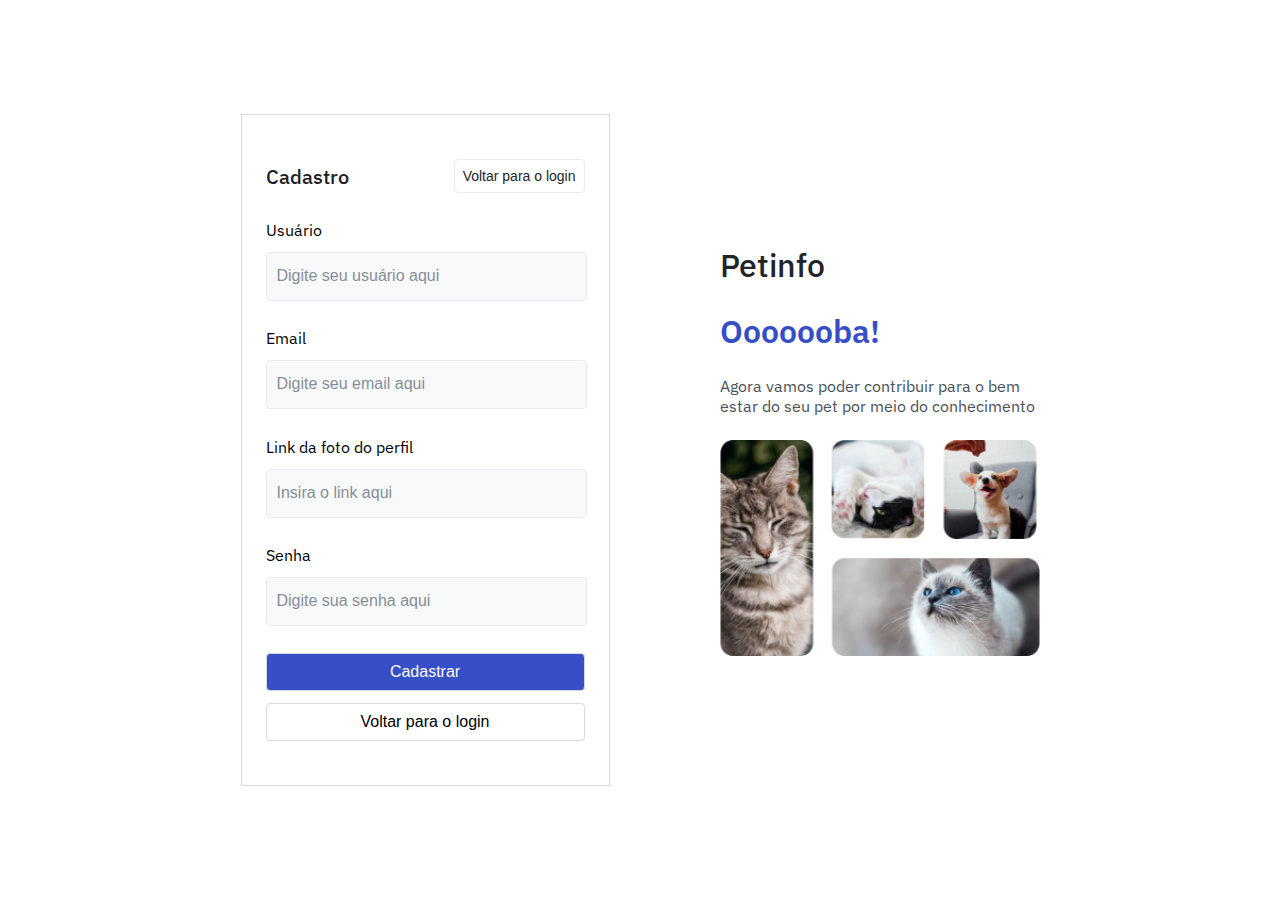
<file: pages/signin/index.html>
<!DOCTYPE html>
<html lang="pt-br">
<head>
    <meta charset="UTF-8">
    <meta http-equiv="X-UA-Compatible" content="IE=edge">
    <meta name="viewport" content="width=device-width, initial-scale=1.0">
    <title>Petinfo</title>
    <link rel="stylesheet" href="/styles/globalStyles.css">
    <link rel="stylesheet" href="./style.css">
    <link rel="stylesheet" href="./modal.css">
</head>
<body>
    <main class="container">
        <form class="form">
            <label class="title">
                <h2>Cadastro</h2>
                <button type="button">Voltar para o login</button>
            </label>
            <label class="user">
                <span>Usuário</span>
                <input type="text" placeholder="Digite seu usuário aqui" id="username" >
            </label>
            <label class="email">
                <span>Email</span>
                <input type="email" placeholder="Digite seu email aqui" id="user-email">
            </label>
            <label class="user-photo">
                <span>Link da foto do perfil</span>
                <input type="text" placeholder="Insira o link aqui" id="user-photo">
            </label>
            <label class="password">
                <span>Senha</span>
                <input type="password" placeholder="Digite sua senha aqui" id="user-password"> 
            </label>
            <label class="btns">
                <button type="submit" id="register-btn" disabled>Cadastrar</button>
                <button type="button" id="login">Voltar para o login</button>
            </label>
        </form>
        <section>
            <h1>Petinfo</h1>
            <span>Ooooooba!</span>
            <span class="description">Agora vamos poder contribuir para o bem estar do seu pet por meio do conhecimento</span>
            <img src="../assets/img-register.png" alt="">
        </section>
        <div class="modal">
            <div class="alert">
                <i class="fa-solid fa-circle-check"></i>
                <span id="title-modal">Sua conta foi criada com sucesso!</span> 
            </div>
            <span id="message-modal">Agora você pode acessar os conteúdos utilizando seu usuário e senha na página de login: <a href="">Acessar página de login</a></span>
        </div>
    </main>   
    <script type="module" src="./index.js"></script> 
</body>
</html>
</file>
<file: styles/globalStyles.css>
* {
  margin: 0;
  padding: 0;
  box-sizing: border-box;
}

:root {
  --brand100: "hsl(230, 57%, 50%)";
  --brand200: "hsl(230, 68%, 54%)";
  --gray100: "hsl(210, 11%, 15%)";
  --gray200: "hsl(210, 10%, 23%)";
  --gray300: "hsl(210, 9%, 31%)";
  --gray400: "hsl(210, 7%, 56%)";
  --gray500: "hsl(210, 11%, 71%)";
  --gray600: "hsl(210, 16%, 93%)";
  --gray700: "hsl(210, 17%, 95%)";
  --gray800: "hsl(210, 17%, 98%)";
  --gray900: "hsl(200, 100%, 99%)";
  --alert100: "hsl(349, 57%, 50%)";
  --alert200: "hsl(349, 69%, 55%)";
  --sucess100: "hsl(162, 88%, 26%)";
}

body {
  font-family: 'IBM Plex Sans', sans-serif;
  background-color: var(--gray900);
}

button {
  cursor: pointer;
}

.none {
  display: none; 
}

.spinner {
  animation: spinner 1.5s infinite;
}

@keyframes spinner {
  0% {
    transform: rotate(0deg);
  }
  100% {
    transform: rotate(360deg);
  }
}
</file>
<file: pages/signin/style.css>
@import url('https://fonts.googleapis.com/css2?family=IBM+Plex+Sans:ital,wght@0,100;0,200;0,300;0,400;0,500;0,600;0,700;1,100;1,200;1,300;1,400;1,500;1,600;1,700&display=swap');

main {
    display: flex;
    gap: 110px;
}

.container {
    display: flex;
    justify-content: center;
    align-items: center;
    height: 100vh;
}

form {
    width: 369px;
    height: 672px;
    display: flex;
    flex-direction: column;
    justify-content: space-between;
    align-items: center;
    padding: 44px 24px;
    gap: 26px;
    color: var(--brand100);
    border: 1px solid #D9D9D9;
}

.title {
    width: 100%;
    display: flex;
    justify-content: space-between;
    align-items: center;
}

.title h2 {
    font-weight: 500;
    font-size: 20px;
    color: #1e1e1e;
}

.title button {
    border: none;
    padding: 8px;
    background-color: var(--gray900);
    border: 1px solid #E9ECEF;
    border-radius: 4px;
    font-weight: 500;
    font-size: 14px;
    color: #212529;
}

.user, .email, .user-photo, .password, .btns {
    display: flex;
    flex-direction: column;
    justify-content: center;
    width: 100%;
    gap: 12px;
}

input {
    width: 321px;
    padding: 16px 10px;
    border: none;
    border-radius: 4px;
    background-color: #F8F9FA;
    border: 1px solid #E9ECEF;
}

input::placeholder {
    color: #868E96;
    font-weight: 400;
    font-size: 16px;
}

.btns button {
    border: none;
    display: flex;
    justify-content: center;
    align-items: center;
    padding: 0px 16px;
    height: 38px;
    font-weight: 500;
    font-size: 16px;
    background-color: var(--brand100);
    border: 1px solid #D9D9D9; 
    border-radius: 4px;
}

.btns button:nth-child(1) {
    background-color: #364FC7;
    color: #FCFEFF;
}

section {
    display: flex;
    flex-direction: column;
    gap: 24px;
    width: 320px;
}

section h1 {
    color: #212529;
    font-weight: 500;
    font-size: 32px;
}

section > span {
    font-weight: 600;
    font-size: 32px;
    color: #364FC7;
}

section > .description {
    font-weight: 400;
    font-size: 16px;
    color: #495057;
}

@keyframes spinner {
    0% {
      transform: rotate(0deg);
    }
    100% {
      transform: rotate(360deg);
    }
}
</file>
<file: pages/signin/modal.css>
.modal {
    width: 440px;
    display: none;
    flex-direction: column;
    position: absolute;
    bottom: 50px;
    right: 50px;
    padding:21px 32px;
    gap: 17px;
    box-shadow: 0px 4px 30px -12px rgba(0, 0, 0, 0.1);
    border-radius: 4px;
    background-color: var(--gray900);
}

.modal .alert {
    display: flex;
    font-weight: 500;
    font-size: 16px;
    color: #087F5B;
}

.modal > span {
    font-weight: 400;
    font-size: 14px;
    color: #343A40;
}

.modal a {
    color: #364FC7;
}
</file>
